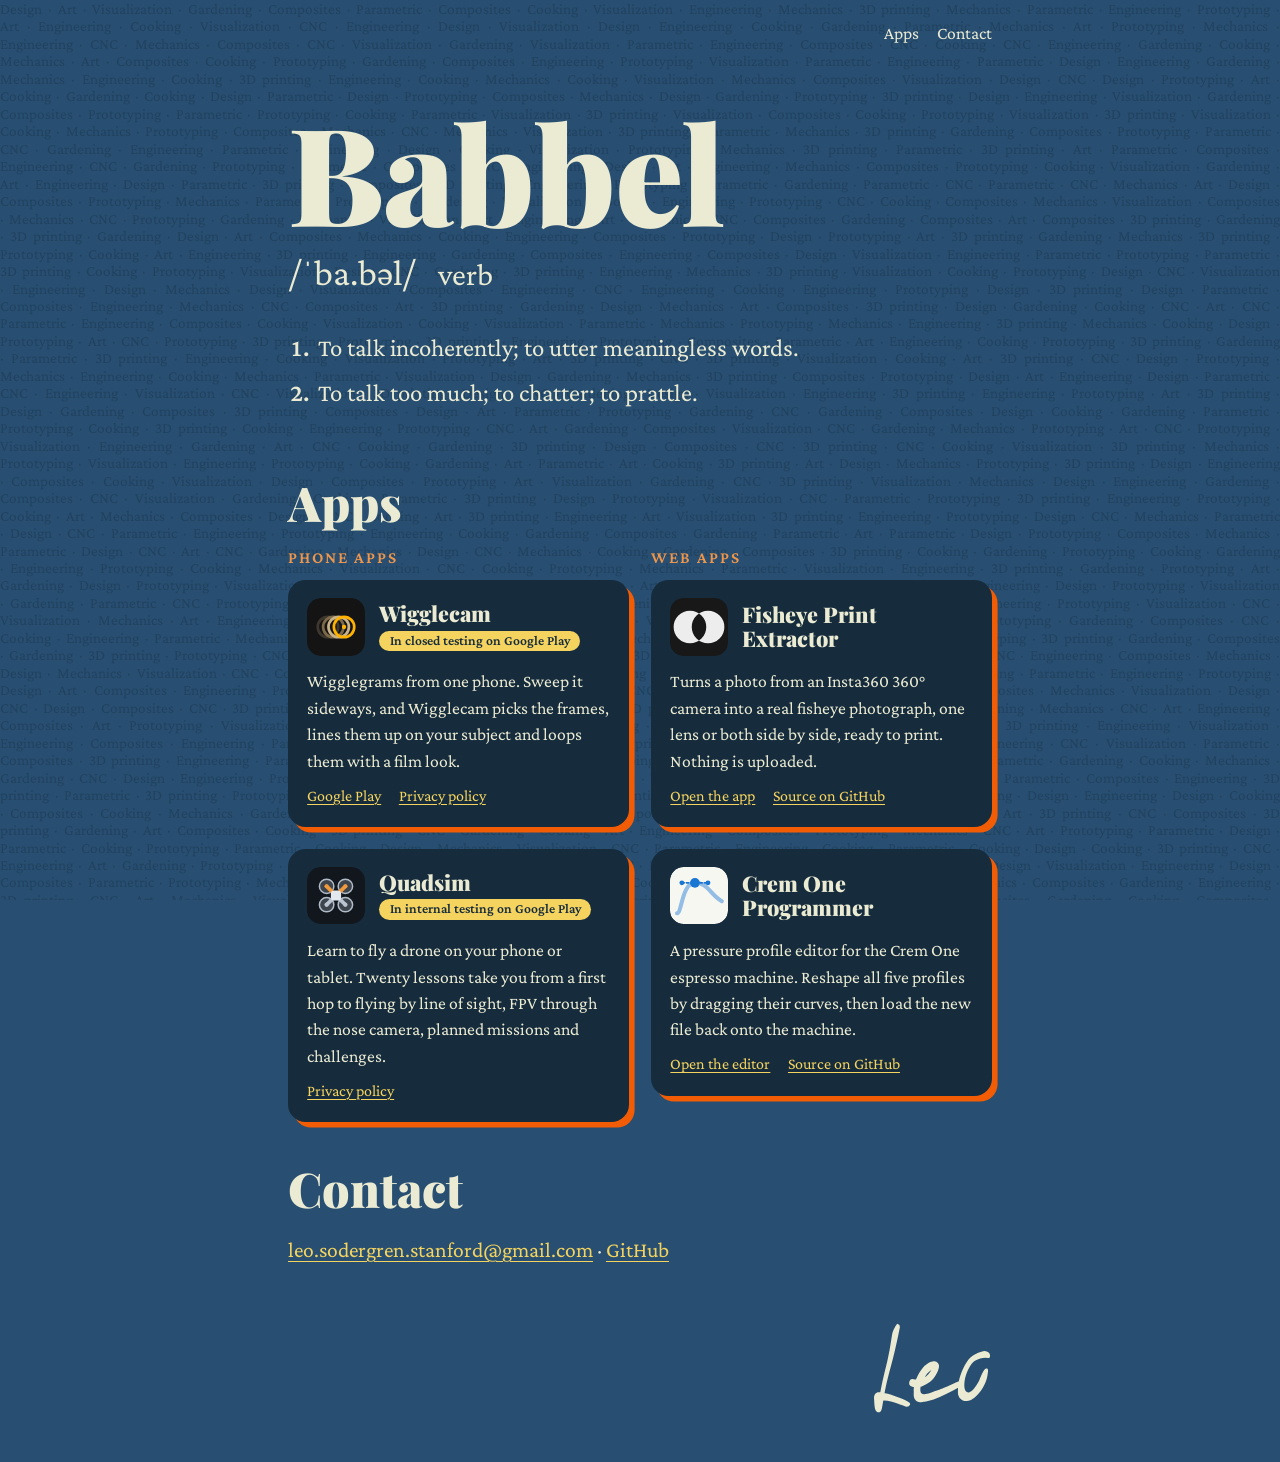
<file: index.html>
<!doctype html>
<html lang="en">
<head>
  <meta charset="utf-8">
  <meta name="viewport" content="width=device-width, initial-scale=1">
  <title>Leo's Babbel</title>
  <meta name="description" content="Apps by Leo, and how to reach him.">
  <meta name="theme-color" content="#284f72">
  <meta property="og:type" content="website">
  <meta property="og:site_name" content="Leo's Babbel">
  <meta property="og:title" content="Leo's Babbel">
  <meta property="og:description" content="Apps by Leo, and how to reach him.">
  <meta property="og:url" content="https://lxo96.github.io/Leos_babbel/">
  <meta property="og:image" content="https://lxo96.github.io/Leos_babbel/assets/share.png">
  <meta property="og:image:width" content="1200">
  <meta property="og:image:height" content="630">
  <meta property="og:image:alt" content="The LB logo beside the word Babbel">
  <meta name="twitter:card" content="summary_large_image">
  <link rel="icon" href="assets/logo.svg" type="image/svg+xml">
  <link rel="stylesheet" href="assets/fonts.css">
  <link rel="stylesheet" href="assets/site.css">
</head>
<body>
  <div class="texture" aria-hidden="true"></div>
  <div class="page">
    <header class="top">
      <nav aria-label="Sections"><a href="#apps">Apps</a><a href="#contact">Contact</a></nav>
    </header>

    <main>
      <section class="entry" aria-label="Babbel">
        <h1 class="word">Babbel</h1>
        <p class="pron">/<span class="stress">ˈ</span>ba.bəl/ <em>verb</em></p>
        <ol class="defs">
          <li>To talk incoherently; to utter meaningless words.</li>
          <li>To talk too much; to chatter; to prattle.</li>
        </ol>
      </section>

      <section id="apps">
        <h2>Apps</h2>
        <div class="groups">
          <div>
            <h3 class="kind">Phone apps</h3>
            <div class="apps">
              <article class="app">
                <header>
                  <img src="assets/wigglecam-icon.svg" alt="Wigglecam icon">
                  <div>
                    <h4>Wigglecam</h4>
                    <span class="status">In closed testing on Google Play</span>
                  </div>
                </header>
                <p>Wigglegrams from one phone. Sweep it sideways, and Wigglecam picks the frames, lines them up on your subject and loops them with a film look.</p>
                <ul class="links">
                  <li><a href="https://play.google.com/store/apps/details?id=app.wigglecam">Google Play</a></li>
                  <li><a href="wigglecam/privacy/">Privacy policy</a></li>
                </ul>
              </article>
              <article class="app">
                <header>
                  <img src="assets/quadsim-icon.svg" alt="Quadsim icon">
                  <div>
                    <h4>Quadsim</h4>
                    <span class="status">In internal testing on Google Play</span>
                  </div>
                </header>
                <p>Learn to fly a drone on your phone or tablet. Twenty lessons take you from a first hop to flying by line of sight, FPV through the nose camera, planned missions and challenges.</p>
                <ul class="links">
                  <li><a href="quadsim/privacy/">Privacy policy</a></li>
                </ul>
              </article>
            </div>
          </div>
          <div>
            <h3 class="kind">Web apps</h3>
            <div class="apps">
              <article class="app">
                <header>
                  <img src="assets/photo360-icon.svg" alt="Fisheye Print Extractor icon">
                  <div>
                    <h4>Fisheye Print Extractor</h4>
                  </div>
                </header>
                <p>Turns a photo from an Insta360 360° camera into a real fisheye photograph, one lens or both side by side, ready to print. Nothing is uploaded.</p>
                <ul class="links">
                  <li><a href="https://lxo96.github.io/Photo360/">Open the app</a></li>
                  <li><a href="https://github.com/LxO96/Photo360">Source on GitHub</a></li>
                </ul>
              </article>
              <article class="app">
                <header>
                  <img src="assets/one-programmer-icon.svg" alt="Crem One Programmer icon">
                  <div>
                    <h4>Crem One Programmer</h4>
                  </div>
                </header>
                <p>A pressure profile editor for the Crem One espresso machine. Reshape all five profiles by dragging their curves, then load the new file back onto the machine.</p>
                <ul class="links">
                  <li><a href="https://lxo96.github.io/One-Programmer/">Open the editor</a></li>
                  <li><a href="https://github.com/LxO96/One-Programmer">Source on GitHub</a></li>
                </ul>
              </article>
            </div>
          </div>
        </div>
      </section>

      <section id="contact" class="contact">
        <h2>Contact</h2>
        <p><a href="mailto:leo.sodergren.stanford@gmail.com">leo.sodergren.stanford@gmail.com</a> · <a href="https://github.com/LxO96">GitHub</a></p>
      </section>
    </main>

    <footer><img src="assets/signature.svg" alt="Leo"></footer>
  </div>
  <script src="assets/texture.js"></script>
</body>
</html>
</file>
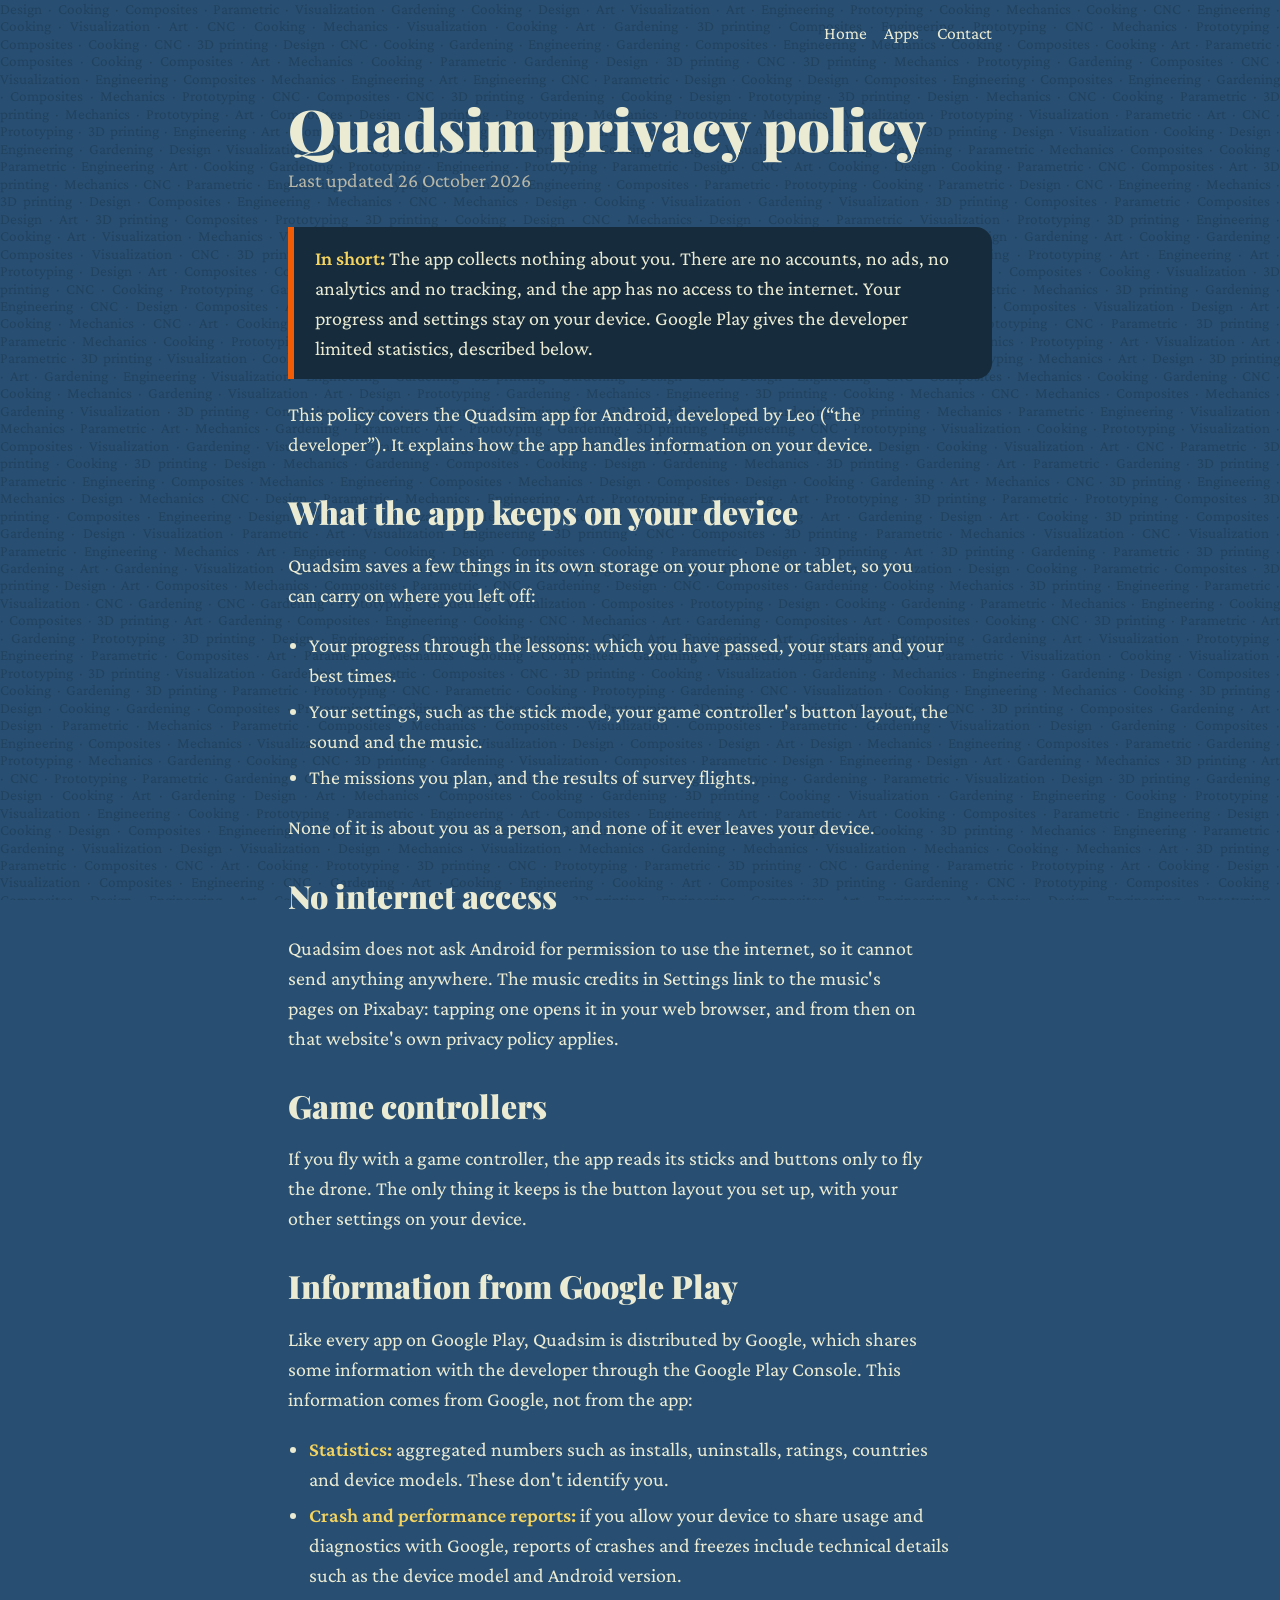
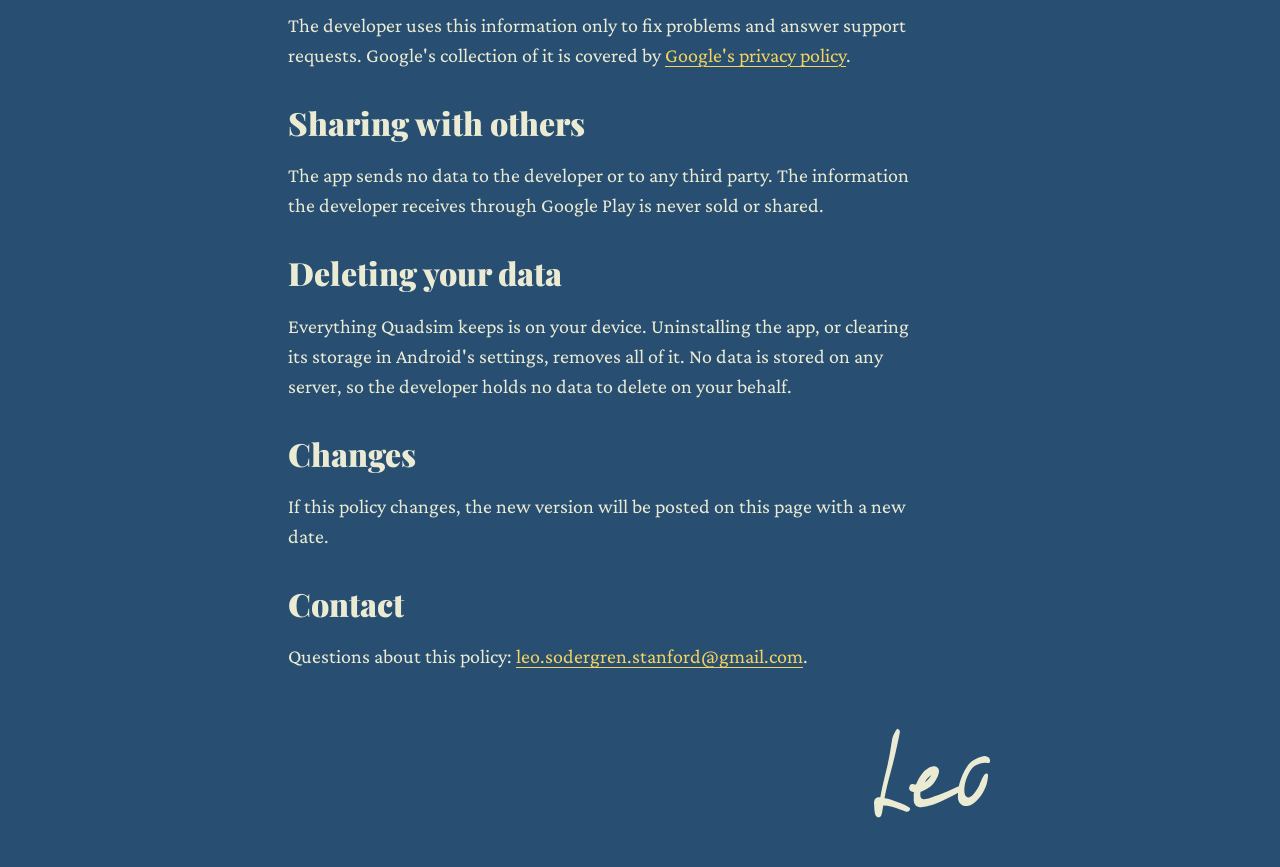
<file: quadsim/privacy/index.html>
<!doctype html>
<html lang="en">
<head>
  <meta charset="utf-8">
  <meta name="viewport" content="width=device-width, initial-scale=1">
  <title>Quadsim Privacy Policy</title>
  <meta name="description" content="What Quadsim does with your information: it keeps your progress and settings on your device and sends nothing anywhere.">
  <meta name="theme-color" content="#284f72">
  <meta property="og:type" content="website">
  <meta property="og:site_name" content="Leo's Babbel">
  <meta property="og:title" content="Quadsim Privacy Policy">
  <meta property="og:description" content="What Quadsim does with your information: it keeps your progress and settings on your device and sends nothing anywhere.">
  <meta property="og:url" content="https://lxo96.github.io/Leos_babbel/quadsim/privacy/">
  <meta property="og:image" content="https://lxo96.github.io/Leos_babbel/assets/share.png">
  <meta property="og:image:width" content="1200">
  <meta property="og:image:height" content="630">
  <meta property="og:image:alt" content="The LB logo beside the word Babbel">
  <meta name="twitter:card" content="summary_large_image">
  <link rel="icon" href="../../assets/logo.svg" type="image/svg+xml">
  <link rel="stylesheet" href="../../assets/fonts.css">
  <link rel="stylesheet" href="../../assets/site.css">
</head>
<body>
  <div class="texture" aria-hidden="true"></div>
  <div class="page policy">
    <header class="top">
      <nav aria-label="Sections"><a href="../../">Home</a><a href="../../#apps">Apps</a><a href="../../#contact">Contact</a></nav>
    </header>

    <main>
      <h1>Quadsim privacy policy</h1>
      <p class="date">Last updated 26 October 2026</p>

      <div class="summary">
        <p><strong>In short:</strong> The app collects nothing about you. There are no accounts, no ads, no analytics and no tracking, and the app has no access to the internet. Your progress and settings stay on your device. Google Play gives the developer limited statistics, described below.</p>
      </div>

      <p>This policy covers the Quadsim app for Android, developed by Leo (“the developer”). It explains how the app handles information on your device.</p>

      <h2>What the app keeps on your device</h2>
      <p>Quadsim saves a few things in its own storage on your phone or tablet, so you can carry on where you left off:</p>
      <ul>
        <li>Your progress through the lessons: which you have passed, your stars and your best times.</li>
        <li>Your settings, such as the stick mode, your game controller's button layout, the sound and the music.</li>
        <li>The missions you plan, and the results of survey flights.</li>
      </ul>
      <p>None of it is about you as a person, and none of it ever leaves your device.</p>

      <h2>No internet access</h2>
      <p>Quadsim does not ask Android for permission to use the internet, so it cannot send anything anywhere. The music credits in Settings link to the music's pages on Pixabay: tapping one opens it in your web browser, and from then on that website's own privacy policy applies.</p>

      <h2>Game controllers</h2>
      <p>If you fly with a game controller, the app reads its sticks and buttons only to fly the drone. The only thing it keeps is the button layout you set up, with your other settings on your device.</p>

      <h2>Information from Google Play</h2>
      <p>Like every app on Google Play, Quadsim is distributed by Google, which shares some information with the developer through the Google Play Console. This information comes from Google, not from the app:</p>
      <ul>
        <li><strong>Statistics:</strong> aggregated numbers such as installs, uninstalls, ratings, countries and device models. These don't identify you.</li>
        <li><strong>Crash and performance reports:</strong> if you allow your device to share usage and diagnostics with Google, reports of crashes and freezes include technical details such as the device model and Android version.</li>
      </ul>
      <p>The developer uses this information only to fix problems and answer support requests. Google's collection of it is covered by <a href="https://policies.google.com/privacy">Google's privacy policy</a>.</p>

      <h2>Sharing with others</h2>
      <p>The app sends no data to the developer or to any third party. The information the developer receives through Google Play is never sold or shared.</p>

      <h2>Deleting your data</h2>
      <p>Everything Quadsim keeps is on your device. Uninstalling the app, or clearing its storage in Android's settings, removes all of it. No data is stored on any server, so the developer holds no data to delete on your behalf.</p>

      <h2>Changes</h2>
      <p>If this policy changes, the new version will be posted on this page with a new date.</p>

      <h2>Contact</h2>
      <p>Questions about this policy: <a href="mailto:leo.sodergren.stanford@gmail.com">leo.sodergren.stanford@gmail.com</a>.</p>
    </main>

    <footer><img src="../../assets/signature.svg" alt="Leo"></footer>
  </div>
  <script src="../../assets/texture.js"></script>
</body>
</html>
</file>
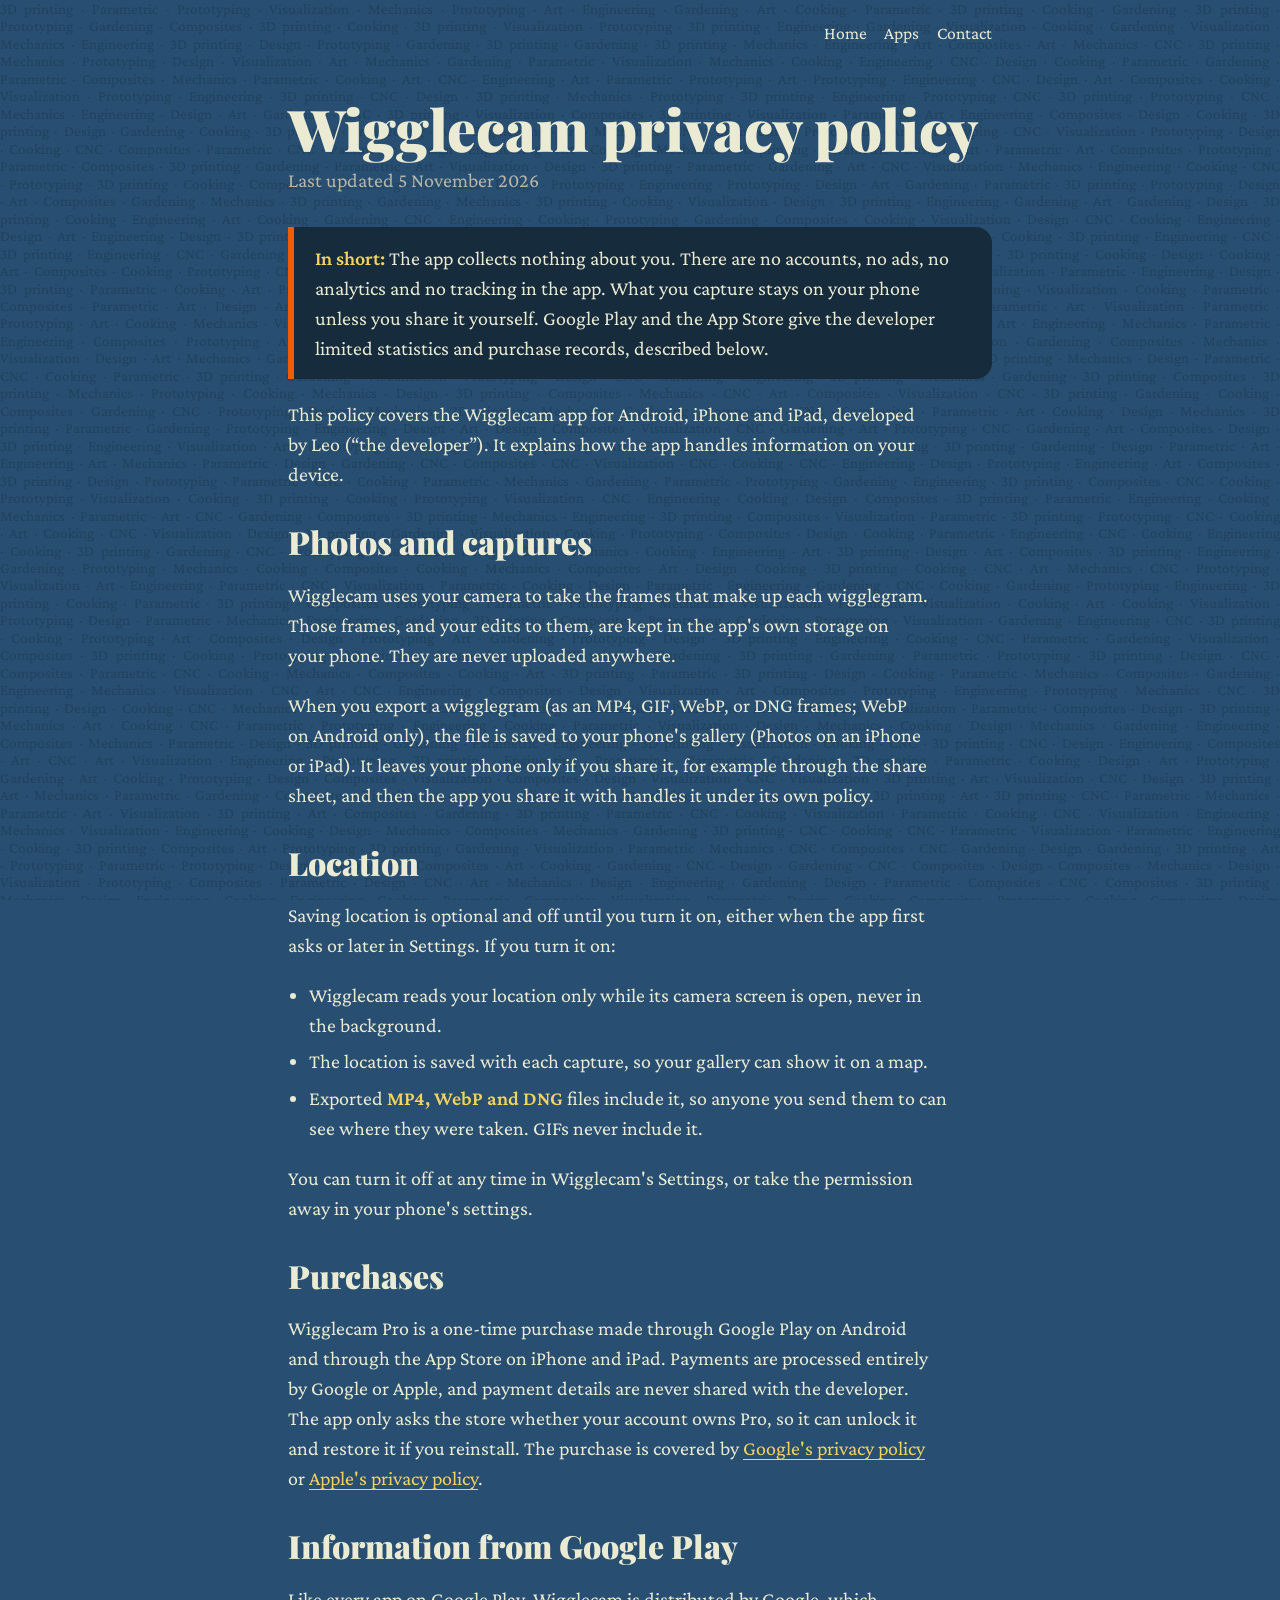
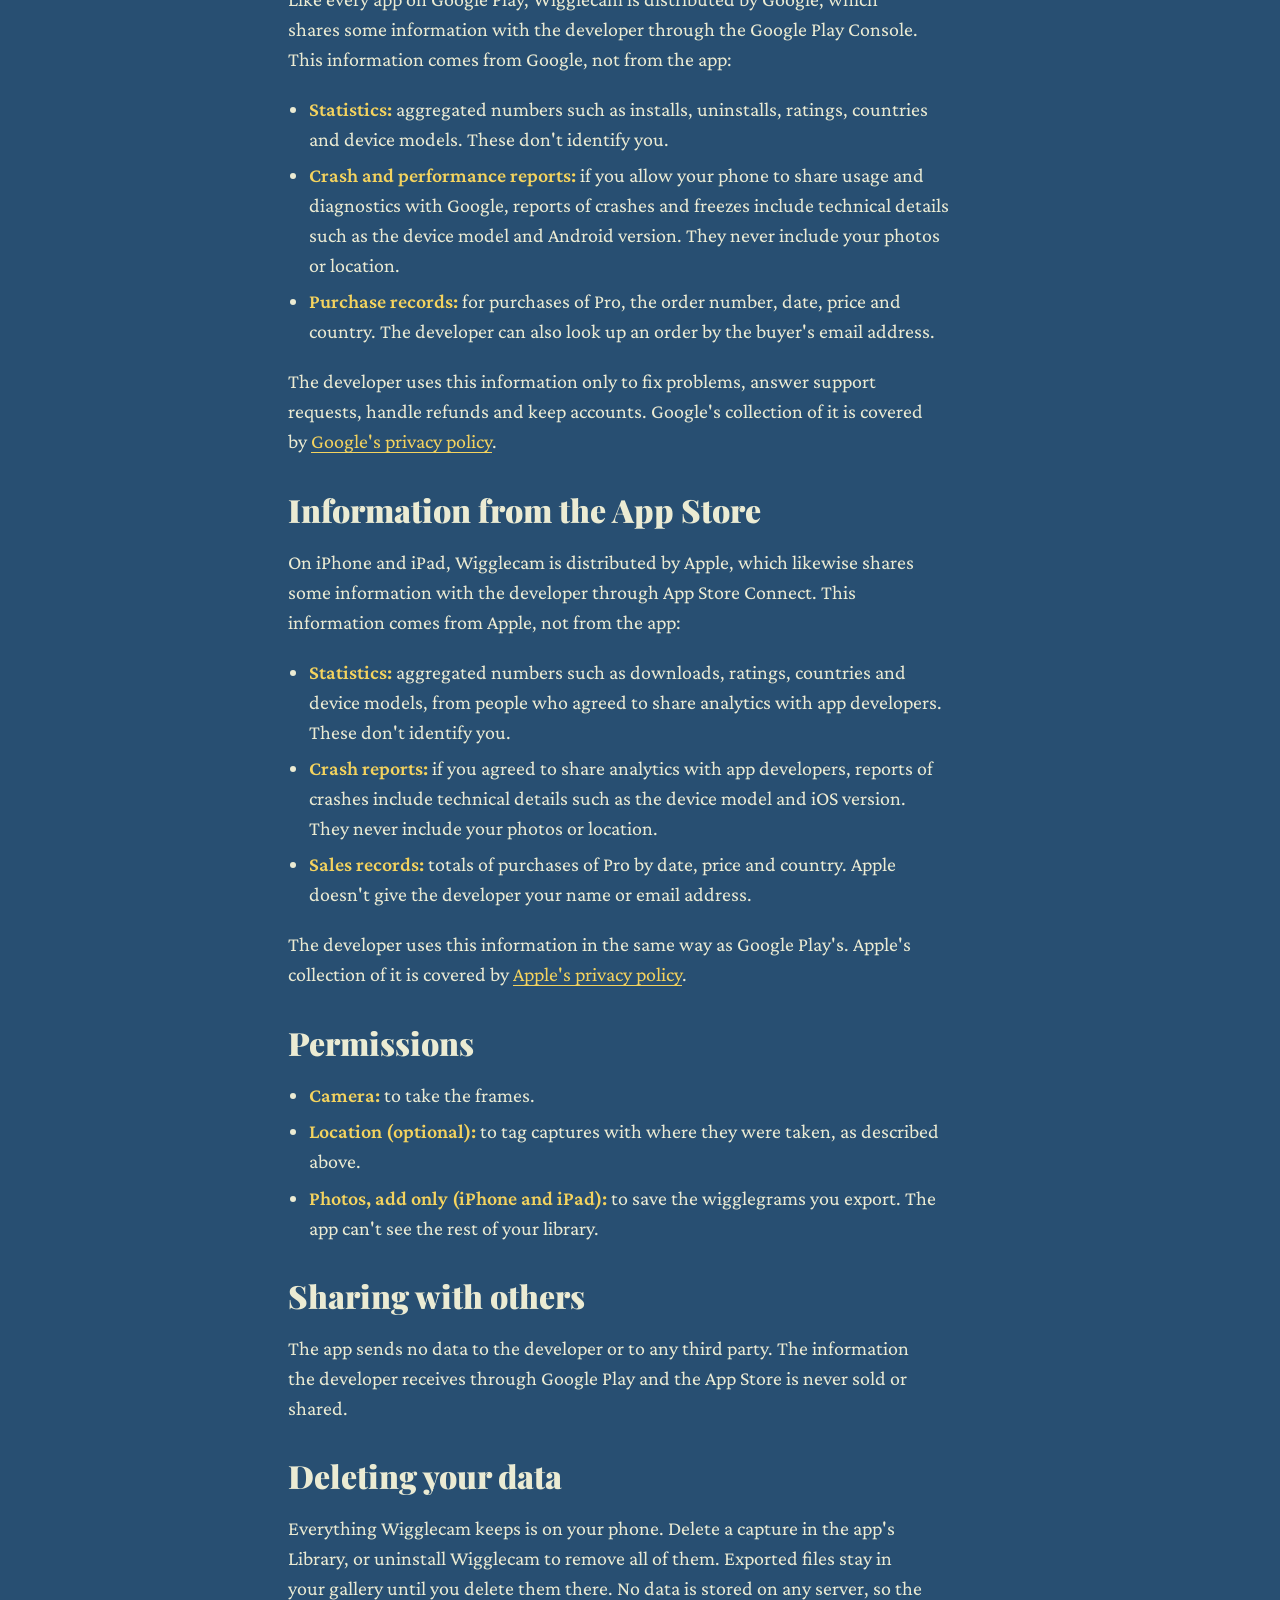
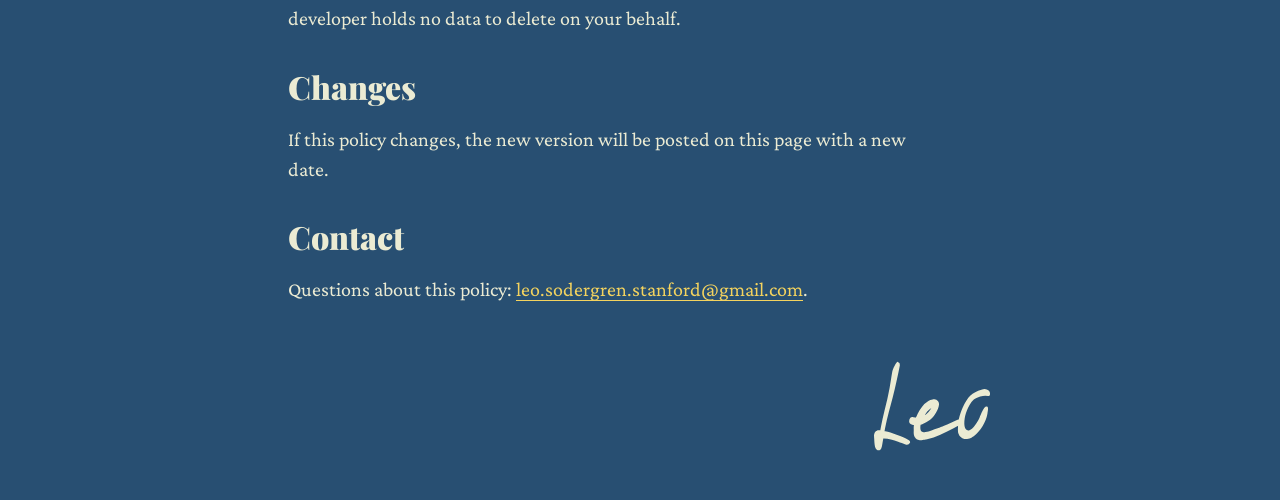
<file: wigglecam/privacy/index.html>
<!doctype html>
<html lang="en">
<head>
  <meta charset="utf-8">
  <meta name="viewport" content="width=device-width, initial-scale=1">
  <title>Wigglecam Privacy Policy</title>
  <meta name="description" content="What Wigglecam does with your photos, your location and your purchase: it keeps them on your phone.">
  <meta name="theme-color" content="#284f72">
  <meta property="og:type" content="website">
  <meta property="og:site_name" content="Leo's Babbel">
  <meta property="og:title" content="Wigglecam Privacy Policy">
  <meta property="og:description" content="What Wigglecam does with your photos, your location and your purchase: it keeps them on your phone.">
  <meta property="og:url" content="https://lxo96.github.io/Leos_babbel/wigglecam/privacy/">
  <meta property="og:image" content="https://lxo96.github.io/Leos_babbel/assets/share.png">
  <meta property="og:image:width" content="1200">
  <meta property="og:image:height" content="630">
  <meta property="og:image:alt" content="The LB logo beside the word Babbel">
  <meta name="twitter:card" content="summary_large_image">
  <link rel="icon" href="../../assets/logo.svg" type="image/svg+xml">
  <link rel="stylesheet" href="../../assets/fonts.css">
  <link rel="stylesheet" href="../../assets/site.css">
</head>
<body>
  <div class="texture" aria-hidden="true"></div>
  <div class="page policy">
    <header class="top">
      <nav aria-label="Sections"><a href="../../">Home</a><a href="../../#apps">Apps</a><a href="../../#contact">Contact</a></nav>
    </header>

    <main>
      <h1>Wigglecam privacy policy</h1>
      <p class="date">Last updated 5 November 2026</p>

      <div class="summary">
        <p><strong>In short:</strong> The app collects nothing about you. There are no accounts, no ads, no analytics and no tracking in the app. What you capture stays on your phone unless you share it yourself. Google Play and the App Store give the developer limited statistics and purchase records, described below.</p>
      </div>

      <p>This policy covers the Wigglecam app for Android, iPhone and iPad, developed by Leo (“the developer”). It explains how the app handles information on your device.</p>

      <h2>Photos and captures</h2>
      <p>Wigglecam uses your camera to take the frames that make up each wigglegram. Those frames, and your edits to them, are kept in the app's own storage on your phone. They are never uploaded anywhere.</p>
      <p>When you export a wigglegram (as an MP4, GIF, WebP, or DNG frames; WebP on Android only), the file is saved to your phone's gallery (Photos on an iPhone or iPad). It leaves your phone only if you share it, for example through the share sheet, and then the app you share it with handles it under its own policy.</p>

      <h2>Location</h2>
      <p>Saving location is optional and off until you turn it on, either when the app first asks or later in Settings. If you turn it on:</p>
      <ul>
        <li>Wigglecam reads your location only while its camera screen is open, never in the background.</li>
        <li>The location is saved with each capture, so your gallery can show it on a map.</li>
        <li>Exported <strong>MP4, WebP and DNG</strong> files include it, so anyone you send them to can see where they were taken. GIFs never include it.</li>
      </ul>
      <p>You can turn it off at any time in Wigglecam's Settings, or take the permission away in your phone's settings.</p>

      <h2>Purchases</h2>
      <p>Wigglecam Pro is a one-time purchase made through Google Play on Android and through the App Store on iPhone and iPad. Payments are processed entirely by Google or Apple, and payment details are never shared with the developer. The app only asks the store whether your account owns Pro, so it can unlock it and restore it if you reinstall. The purchase is covered by <a href="https://policies.google.com/privacy">Google's privacy policy</a> or <a href="https://www.apple.com/legal/privacy/">Apple's privacy policy</a>.</p>

      <h2>Information from Google Play</h2>
      <p>Like every app on Google Play, Wigglecam is distributed by Google, which shares some information with the developer through the Google Play Console. This information comes from Google, not from the app:</p>
      <ul>
        <li><strong>Statistics:</strong> aggregated numbers such as installs, uninstalls, ratings, countries and device models. These don't identify you.</li>
        <li><strong>Crash and performance reports:</strong> if you allow your phone to share usage and diagnostics with Google, reports of crashes and freezes include technical details such as the device model and Android version. They never include your photos or location.</li>
        <li><strong>Purchase records:</strong> for purchases of Pro, the order number, date, price and country. The developer can also look up an order by the buyer's email address.</li>
      </ul>
      <p>The developer uses this information only to fix problems, answer support requests, handle refunds and keep accounts. Google's collection of it is covered by <a href="https://policies.google.com/privacy">Google's privacy policy</a>.</p>

      <h2>Information from the App Store</h2>
      <p>On iPhone and iPad, Wigglecam is distributed by Apple, which likewise shares some information with the developer through App Store Connect. This information comes from Apple, not from the app:</p>
      <ul>
        <li><strong>Statistics:</strong> aggregated numbers such as downloads, ratings, countries and device models, from people who agreed to share analytics with app developers. These don't identify you.</li>
        <li><strong>Crash reports:</strong> if you agreed to share analytics with app developers, reports of crashes include technical details such as the device model and iOS version. They never include your photos or location.</li>
        <li><strong>Sales records:</strong> totals of purchases of Pro by date, price and country. Apple doesn't give the developer your name or email address.</li>
      </ul>
      <p>The developer uses this information in the same way as Google Play's. Apple's collection of it is covered by <a href="https://www.apple.com/legal/privacy/">Apple's privacy policy</a>.</p>

      <h2>Permissions</h2>
      <ul>
        <li><strong>Camera:</strong> to take the frames.</li>
        <li><strong>Location (optional):</strong> to tag captures with where they were taken, as described above.</li>
        <li><strong>Photos, add only (iPhone and iPad):</strong> to save the wigglegrams you export. The app can't see the rest of your library.</li>
      </ul>

      <h2>Sharing with others</h2>
      <p>The app sends no data to the developer or to any third party. The information the developer receives through Google Play and the App Store is never sold or shared.</p>

      <h2>Deleting your data</h2>
      <p>Everything Wigglecam keeps is on your phone. Delete a capture in the app's Library, or uninstall Wigglecam to remove all of them. Exported files stay in your gallery until you delete them there. No data is stored on any server, so the developer holds no data to delete on your behalf.</p>

      <h2>Changes</h2>
      <p>If this policy changes, the new version will be posted on this page with a new date.</p>

      <h2>Contact</h2>
      <p>Questions about this policy: <a href="mailto:leo.sodergren.stanford@gmail.com">leo.sodergren.stanford@gmail.com</a>.</p>
    </main>

    <footer><img src="../../assets/signature.svg" alt="Leo"></footer>
  </div>
  <script src="../../assets/texture.js"></script>
</body>
</html>
</file>
<file: assets/fonts.css>
/* Playfair Display and Crimson Pro, served from this site. Both under the SIL Open Font License 1.1: see fonts/OFL-*.txt. */
@font-face {
  font-family: "Crimson Pro";
  font-style: normal;
  font-weight: 400;
  font-display: swap;
  src: url("fonts/CrimsonPro-normal-latin-ext.woff2") format("woff2");
  unicode-range: U+0100-02BA, U+02BD-02C5, U+02C7-02CC, U+02CE-02D7, U+02DD-02FF, U+0304, U+0308, U+0329, U+1D00-1DBF, U+1E00-1E9F, U+1EF2-1EFF, U+2020, U+20A0-20AB, U+20AD-20C4, U+2113, U+2C60-2C7F, U+A720-A7FF;
}

@font-face {
  font-family: "Crimson Pro";
  font-style: normal;
  font-weight: 400;
  font-display: swap;
  src: url("fonts/CrimsonPro-normal-latin.woff2") format("woff2");
  unicode-range: U+0000-00FF, U+0131, U+0152-0153, U+02BB-02BC, U+02C6, U+02DA, U+02DC, U+0304, U+0308, U+0329, U+2000-206F, U+20AC, U+2122, U+2191, U+2193, U+2212, U+2215, U+FEFF, U+FFFD;
}

@font-face {
  font-family: "Crimson Pro";
  font-style: normal;
  font-weight: 600;
  font-display: swap;
  src: url("fonts/CrimsonPro-normal-latin-ext.woff2") format("woff2");
  unicode-range: U+0100-02BA, U+02BD-02C5, U+02C7-02CC, U+02CE-02D7, U+02DD-02FF, U+0304, U+0308, U+0329, U+1D00-1DBF, U+1E00-1E9F, U+1EF2-1EFF, U+2020, U+20A0-20AB, U+20AD-20C4, U+2113, U+2C60-2C7F, U+A720-A7FF;
}

@font-face {
  font-family: "Crimson Pro";
  font-style: normal;
  font-weight: 600;
  font-display: swap;
  src: url("fonts/CrimsonPro-normal-latin.woff2") format("woff2");
  unicode-range: U+0000-00FF, U+0131, U+0152-0153, U+02BB-02BC, U+02C6, U+02DA, U+02DC, U+0304, U+0308, U+0329, U+2000-206F, U+20AC, U+2122, U+2191, U+2193, U+2212, U+2215, U+FEFF, U+FFFD;
}

@font-face {
  font-family: "Playfair Display";
  font-style: normal;
  font-weight: 900;
  font-display: swap;
  src: url("fonts/PlayfairDisplay-normal-latin-ext.woff2") format("woff2");
  unicode-range: U+0100-02BA, U+02BD-02C5, U+02C7-02CC, U+02CE-02D7, U+02DD-02FF, U+0304, U+0308, U+0329, U+1D00-1DBF, U+1E00-1E9F, U+1EF2-1EFF, U+2020, U+20A0-20AB, U+20AD-20C4, U+2113, U+2C60-2C7F, U+A720-A7FF;
}

@font-face {
  font-family: "Playfair Display";
  font-style: normal;
  font-weight: 900;
  font-display: swap;
  src: url("fonts/PlayfairDisplay-normal-latin.woff2") format("woff2");
  unicode-range: U+0000-00FF, U+0131, U+0152-0153, U+02BB-02BC, U+02C6, U+02DA, U+02DC, U+0304, U+0308, U+0329, U+2000-206F, U+20AC, U+2122, U+2191, U+2193, U+2212, U+2215, U+FEFF, U+FFFD;
}
</file>
<file: assets/site.css>
:root {
  --navy: #284f72;
  --navy-deep: #162c3d;
  --cream: #ebebd3;
  --cream-dim: #b7b6a7;
  --yellow: #f4d35e;
  --peach: #ee964b;
  --orange: #f25c05;
  --rust: #bc4206;
  --display: "Playfair Display", "Bodoni MT", Didot, Georgia, serif;
  --body: "Crimson Pro", "Times New Roman", Times, serif;
}

* { box-sizing: border-box; }

html { background: var(--navy); }

body {
  margin: 0;
  min-height: 100vh;
  background: var(--navy);
  color: var(--cream);
  font: 400 1.25rem/1.5 var(--body);
  -webkit-font-smoothing: antialiased;
  overflow-x: hidden;
}

/* The faint wall of words behind everything, as in the definition panel. */
.texture {
  position: fixed;
  top: 0;
  left: 0;
  right: 0;
  /* The largest the window gets: on phones, with the address bar hidden. */
  height: 100vh;
  height: 100lvh;
  z-index: 0;
  overflow: hidden;
  pointer-events: none;
  user-select: none;
  color: var(--navy-deep);
  opacity: 0.35;
  font: 400 0.95rem/1.15 var(--body);
  word-spacing: 0.15em;
  text-align: justify;
}

.page {
  position: relative;
  z-index: 1;
  max-width: 46rem;
  margin: 0 auto;
  padding: 0 16px 3rem;
}

a { color: var(--yellow); text-decoration-thickness: 1px; text-underline-offset: 0.18em; }
a:hover { color: var(--peach); }

/* Header */
.top {
  display: flex;
  justify-content: flex-end;
  padding: 1.25rem 0;
}
.top nav { display: flex; gap: 1.1rem; font-size: 1.1rem; }
.top nav a { color: var(--cream); text-decoration: none; }
.top nav a:hover { color: var(--yellow); }

/* The dictionary entry */
.entry { padding: 2.5rem 0 1rem; }
.word {
  margin: 0;
  font: 900 clamp(4rem, 17vw, 8.5rem)/0.95 var(--display);
  letter-spacing: -0.01em;
  color: var(--cream);
}
.pron {
  margin: 0.6rem 0 1.8rem;
  font-size: clamp(1.6rem, 5vw, 2.3rem);
}
/* Crimson Pro spaces the stress mark wide: pull its neighbours in. */
.pron .stress { margin: 0 -0.14em 0 -0.1em; }
.pron em { font-style: normal; margin-left: 0.5em; font-size: 0.85em; }
.defs { margin: 0; padding: 0 0 0 1.6rem; font-size: clamp(1.25rem, 3.6vw, 1.55rem); }
.defs li { padding-left: 0.3rem; margin-bottom: 0.5rem; }
.defs li::marker { font-weight: 700; }

/* Sections */
h2 {
  font: 900 clamp(2.2rem, 7vw, 3rem)/1.1 var(--display);
  margin: 2.5rem 0 1.2rem;
  color: var(--cream);
}

/* Apps, grouped by kind: the groups side by side where there's room, their cards stacked */
.groups {
  display: grid;
  grid-template-columns: repeat(auto-fit, minmax(min(18rem, 100%), 1fr));
  gap: 1.8rem 1.4rem;
  align-items: start;
}
.kind {
  margin: 0 0 0.8rem;
  font: 600 1.05rem/1.2 var(--body);
  letter-spacing: 0.12em;
  text-transform: uppercase;
  color: var(--peach);
}
.apps { display: grid; gap: 1.4rem; }
.app {
  padding: 1.1rem 1.2rem 1.2rem;
  background: var(--navy-deep);
  border-radius: 1.1rem;
  box-shadow: 0.35rem 0.35rem 0 var(--orange);
  font-size: 1.1rem;
}
.app header { display: flex; gap: 0.9rem; align-items: center; }
.app img { width: 3.6rem; height: 3.6rem; flex: none; display: block; border-radius: 0.85rem; }
.app h4 {
  margin: 0;
  font: 900 1.35rem/1.1 var(--display);
  color: var(--cream);
}
.app p { margin: 0.8rem 0 0.6rem; }
.status {
  margin-top: 0.3rem;
  display: inline-block;
  padding: 0 0.65rem;
  border-radius: 999px;
  background: var(--yellow);
  color: var(--navy-deep);
  font-weight: 600;
  font-size: 0.85rem;
}
.links { list-style: none; padding: 0; margin: 0; display: flex; flex-wrap: wrap; gap: 0.3rem 1.1rem; font-size: 1rem; }

.contact p { margin: 0; font-size: 1.35rem; }

footer {
  margin-top: 3.5rem;
  display: flex;
  justify-content: flex-end;
}
footer img { width: 7.5rem; height: auto; }

/* The privacy policy */
.policy h1 {
  font: 900 clamp(2.4rem, 8vw, 3.6rem)/1.05 var(--display);
  margin: 2rem 0 0.4rem;
}
.policy .date { color: var(--cream-dim); margin: 0 0 2rem; }
.policy h2 { font-size: clamp(1.6rem, 5vw, 2rem); margin: 2.2rem 0 0.6rem; }
.policy p, .policy li { max-width: 40rem; }
.policy ul { padding-left: 1.3rem; }
.policy li { margin-bottom: 0.4rem; }
.policy strong { color: var(--yellow); font-weight: 600; }
.summary {
  background: var(--navy-deep);
  border-left: 0.4rem solid var(--orange);
  border-radius: 0 1rem 1rem 0;
  padding: 1rem 1.3rem;
  margin: 0 0 1rem;
}
.summary p { margin: 0; }
</file>
